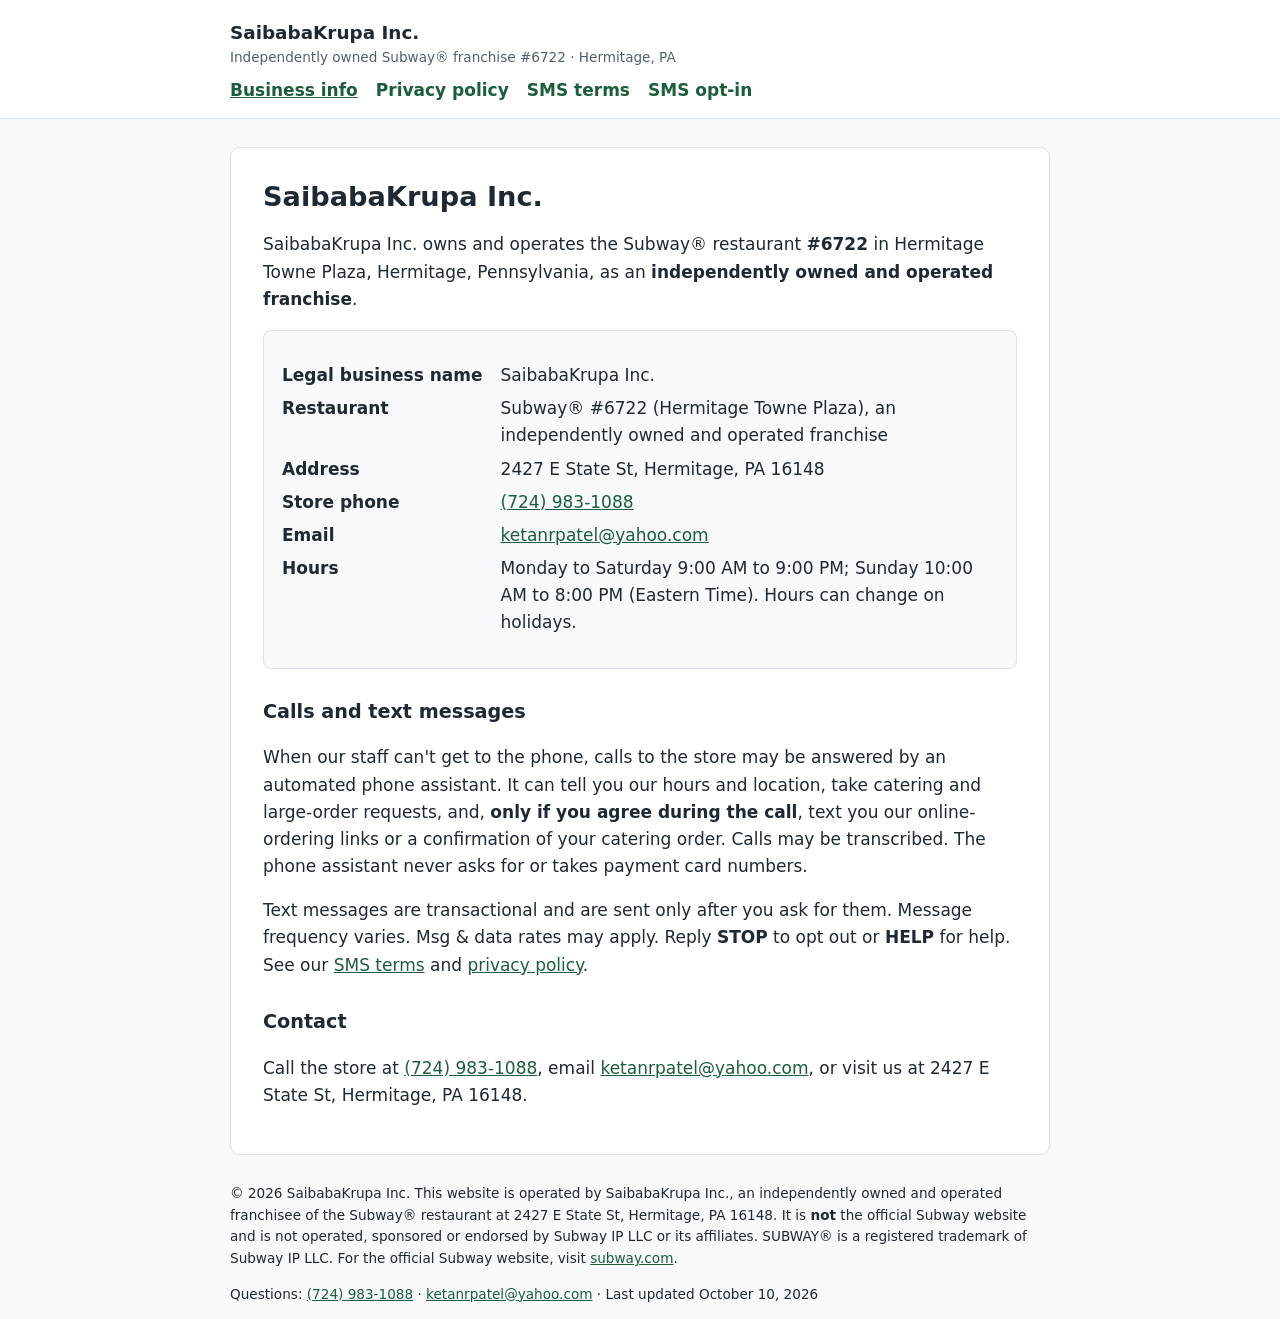
<file: index.html>
<!doctype html>
<html lang="en">
<head>
<meta charset="utf-8">
<meta name="viewport" content="width=device-width, initial-scale=1">
<title>SaibabaKrupa Inc. | Subway #6722, Hermitage, PA</title>
<meta name="description" content="SaibabaKrupa Inc., independently owned and operated Subway franchise #6722, 2427 E State St, Hermitage, PA 16148.">
<link rel="stylesheet" href="style.css">
</head>
<body>
<header><div class="wrap">
  <a class="site-name" href="index.html">SaibabaKrupa Inc.<small>Independently owned Subway&reg; franchise #6722 &middot; Hermitage, PA</small></a>
  <nav aria-label="Site">
    <a href="index.html" aria-current="page">Business info</a><a href="privacy.html">Privacy policy</a><a href="sms-terms.html">SMS terms</a><a href="sms-opt-in.html">SMS opt-in</a>
  </nav>
</div></header>
<div class="wrap"><main>
<h1>SaibabaKrupa Inc.</h1>
<p>SaibabaKrupa Inc. owns and operates the Subway&reg; restaurant <strong>#6722</strong> in Hermitage Towne Plaza, Hermitage, Pennsylvania, as an <strong>independently owned and operated franchise</strong>.</p>

<div class="card">
<dl>
  <dt>Legal business name</dt><dd>SaibabaKrupa Inc.</dd>
  <dt>Restaurant</dt><dd>Subway&reg; #6722 (Hermitage Towne Plaza), an independently owned and operated franchise</dd>
  <dt>Address</dt><dd>2427 E State St, Hermitage, PA 16148</dd>
  <dt>Store phone</dt><dd><a href="tel:+17249831088">(724) 983-1088</a></dd>
  <dt>Email</dt><dd><a href="mailto:ketanrpatel@yahoo.com">ketanrpatel@yahoo.com</a></dd>
  <dt>Hours</dt><dd>Monday to Saturday 9:00 AM to 9:00 PM; Sunday 10:00 AM to 8:00 PM (Eastern Time). Hours can change on holidays.</dd>
</dl>
</div>

<h2>Calls and text messages</h2>
<p>When our staff can't get to the phone, calls to the store may be answered by an automated phone assistant. It can tell you our hours and location, take catering and large-order requests, and, <strong>only if you agree during the call</strong>, text you our online-ordering links or a confirmation of your catering order. Calls may be transcribed. The phone assistant never asks for or takes payment card numbers.</p>
<p>Text messages are transactional and are sent only after you ask for them. Message frequency varies. Msg &amp; data rates may apply. Reply <strong>STOP</strong> to opt out or <strong>HELP</strong> for help. See our <a href="sms-terms.html">SMS terms</a> and <a href="privacy.html">privacy policy</a>.</p>

<h2>Contact</h2>
<p>Call the store at <a href="tel:+17249831088">(724) 983-1088</a>, email <a href="mailto:ketanrpatel@yahoo.com">ketanrpatel@yahoo.com</a>, or visit us at 2427 E State St, Hermitage, PA 16148.</p>
</main></div>
<footer class="wrap">
  <p>&copy; 2026 SaibabaKrupa Inc. This website is operated by SaibabaKrupa Inc., an independently owned and operated franchisee of the Subway&reg; restaurant at 2427 E State St, Hermitage, PA 16148. It is <strong>not</strong> the official Subway website and is not operated, sponsored or endorsed by Subway IP LLC or its affiliates. SUBWAY&reg; is a registered trademark of Subway IP LLC. For the official Subway website, visit <a href="https://www.subway.com/">subway.com</a>.</p>
  <p>Questions: <a href="tel:+17249831088">(724) 983-1088</a> &middot; <a href="mailto:ketanrpatel@yahoo.com">ketanrpatel@yahoo.com</a> &middot; Last updated October 10, 2026</p>
</footer>
</body>
</html>
</file>
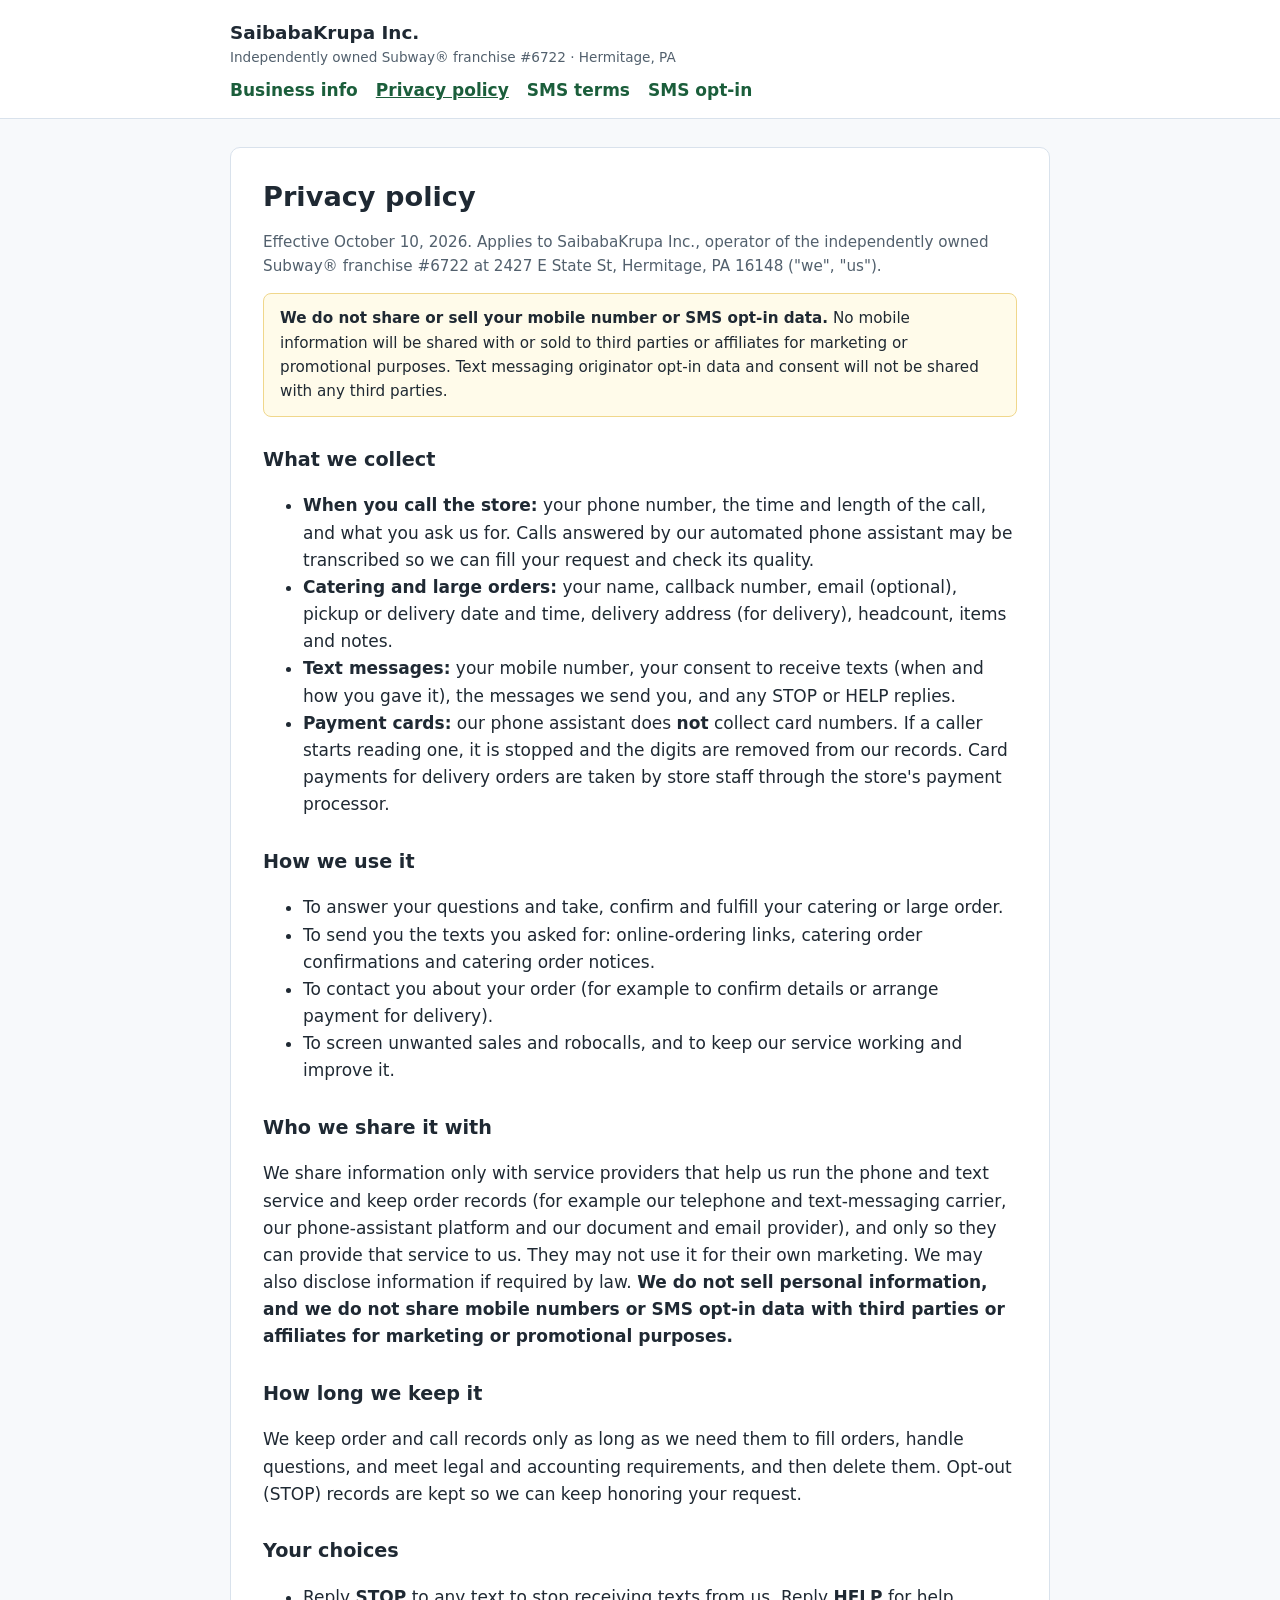
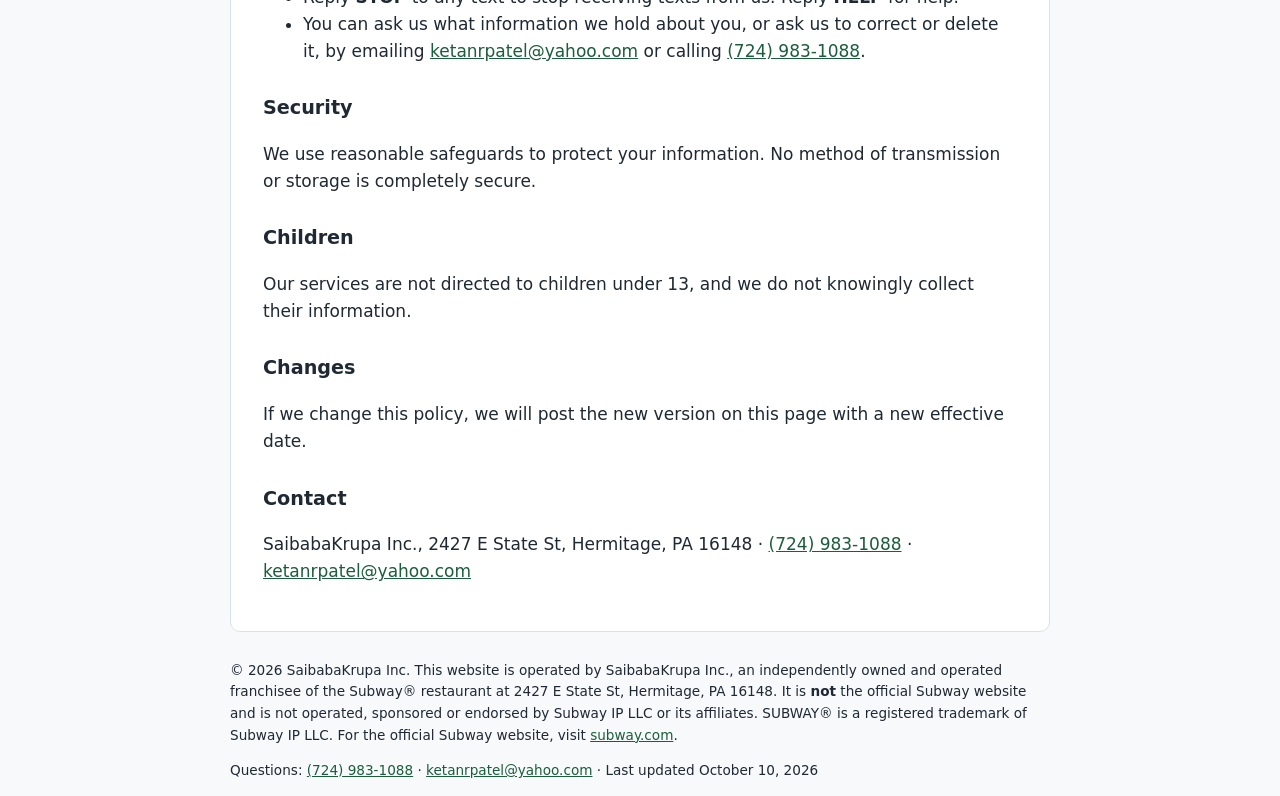
<file: privacy.html>
<!doctype html>
<html lang="en">
<head>
<meta charset="utf-8">
<meta name="viewport" content="width=device-width, initial-scale=1">
<title>Privacy policy | SaibabaKrupa Inc. (Subway #6722, Hermitage, PA)</title>
<meta name="description" content="SaibabaKrupa Inc., independently owned and operated Subway franchise #6722, 2427 E State St, Hermitage, PA 16148.">
<link rel="stylesheet" href="style.css">
</head>
<body>
<header><div class="wrap">
  <a class="site-name" href="index.html">SaibabaKrupa Inc.<small>Independently owned Subway&reg; franchise #6722 &middot; Hermitage, PA</small></a>
  <nav aria-label="Site">
    <a href="index.html">Business info</a><a href="privacy.html" aria-current="page">Privacy policy</a><a href="sms-terms.html">SMS terms</a><a href="sms-opt-in.html">SMS opt-in</a>
  </nav>
</div></header>
<div class="wrap"><main>
<h1>Privacy policy</h1>
<p class="muted">Effective October 10, 2026. Applies to SaibabaKrupa Inc., operator of the independently owned Subway&reg; franchise #6722 at 2427 E State St, Hermitage, PA 16148 ("we", "us").</p>

<div class="notice"><strong>We do not share or sell your mobile number or SMS opt-in data.</strong> No mobile information will be shared with or sold to third parties or affiliates for marketing or promotional purposes. Text messaging originator opt-in data and consent will not be shared with any third parties.</div>

<h2>What we collect</h2>
<ul>
  <li><strong>When you call the store:</strong> your phone number, the time and length of the call, and what you ask us for. Calls answered by our automated phone assistant may be transcribed so we can fill your request and check its quality.</li>
  <li><strong>Catering and large orders:</strong> your name, callback number, email (optional), pickup or delivery date and time, delivery address (for delivery), headcount, items and notes.</li>
  <li><strong>Text messages:</strong> your mobile number, your consent to receive texts (when and how you gave it), the messages we send you, and any STOP or HELP replies.</li>
  <li><strong>Payment cards:</strong> our phone assistant does <strong>not</strong> collect card numbers. If a caller starts reading one, it is stopped and the digits are removed from our records. Card payments for delivery orders are taken by store staff through the store's payment processor.</li>
</ul>

<h2>How we use it</h2>
<ul>
  <li>To answer your questions and take, confirm and fulfill your catering or large order.</li>
  <li>To send you the texts you asked for: online-ordering links, catering order confirmations and catering order notices.</li>
  <li>To contact you about your order (for example to confirm details or arrange payment for delivery).</li>
  <li>To screen unwanted sales and robocalls, and to keep our service working and improve it.</li>
</ul>

<h2>Who we share it with</h2>
<p>We share information only with service providers that help us run the phone and text service and keep order records (for example our telephone and text-messaging carrier, our phone-assistant platform and our document and email provider), and only so they can provide that service to us. They may not use it for their own marketing. We may also disclose information if required by law. <strong>We do not sell personal information, and we do not share mobile numbers or SMS opt-in data with third parties or affiliates for marketing or promotional purposes.</strong></p>

<h2>How long we keep it</h2>
<p>We keep order and call records only as long as we need them to fill orders, handle questions, and meet legal and accounting requirements, and then delete them. Opt-out (STOP) records are kept so we can keep honoring your request.</p>

<h2>Your choices</h2>
<ul>
  <li>Reply <strong>STOP</strong> to any text to stop receiving texts from us. Reply <strong>HELP</strong> for help.</li>
  <li>You can ask us what information we hold about you, or ask us to correct or delete it, by emailing <a href="mailto:ketanrpatel@yahoo.com">ketanrpatel@yahoo.com</a> or calling <a href="tel:+17249831088">(724) 983-1088</a>.</li>
</ul>

<h2>Security</h2>
<p>We use reasonable safeguards to protect your information. No method of transmission or storage is completely secure.</p>

<h2>Children</h2>
<p>Our services are not directed to children under 13, and we do not knowingly collect their information.</p>

<h2>Changes</h2>
<p>If we change this policy, we will post the new version on this page with a new effective date.</p>

<h2>Contact</h2>
<p>SaibabaKrupa Inc., 2427 E State St, Hermitage, PA 16148 &middot; <a href="tel:+17249831088">(724) 983-1088</a> &middot; <a href="mailto:ketanrpatel@yahoo.com">ketanrpatel@yahoo.com</a></p>
</main></div>
<footer class="wrap">
  <p>&copy; 2026 SaibabaKrupa Inc. This website is operated by SaibabaKrupa Inc., an independently owned and operated franchisee of the Subway&reg; restaurant at 2427 E State St, Hermitage, PA 16148. It is <strong>not</strong> the official Subway website and is not operated, sponsored or endorsed by Subway IP LLC or its affiliates. SUBWAY&reg; is a registered trademark of Subway IP LLC. For the official Subway website, visit <a href="https://www.subway.com/">subway.com</a>.</p>
  <p>Questions: <a href="tel:+17249831088">(724) 983-1088</a> &middot; <a href="mailto:ketanrpatel@yahoo.com">ketanrpatel@yahoo.com</a> &middot; Last updated October 10, 2026</p>
</footer>
</body>
</html>
</file>
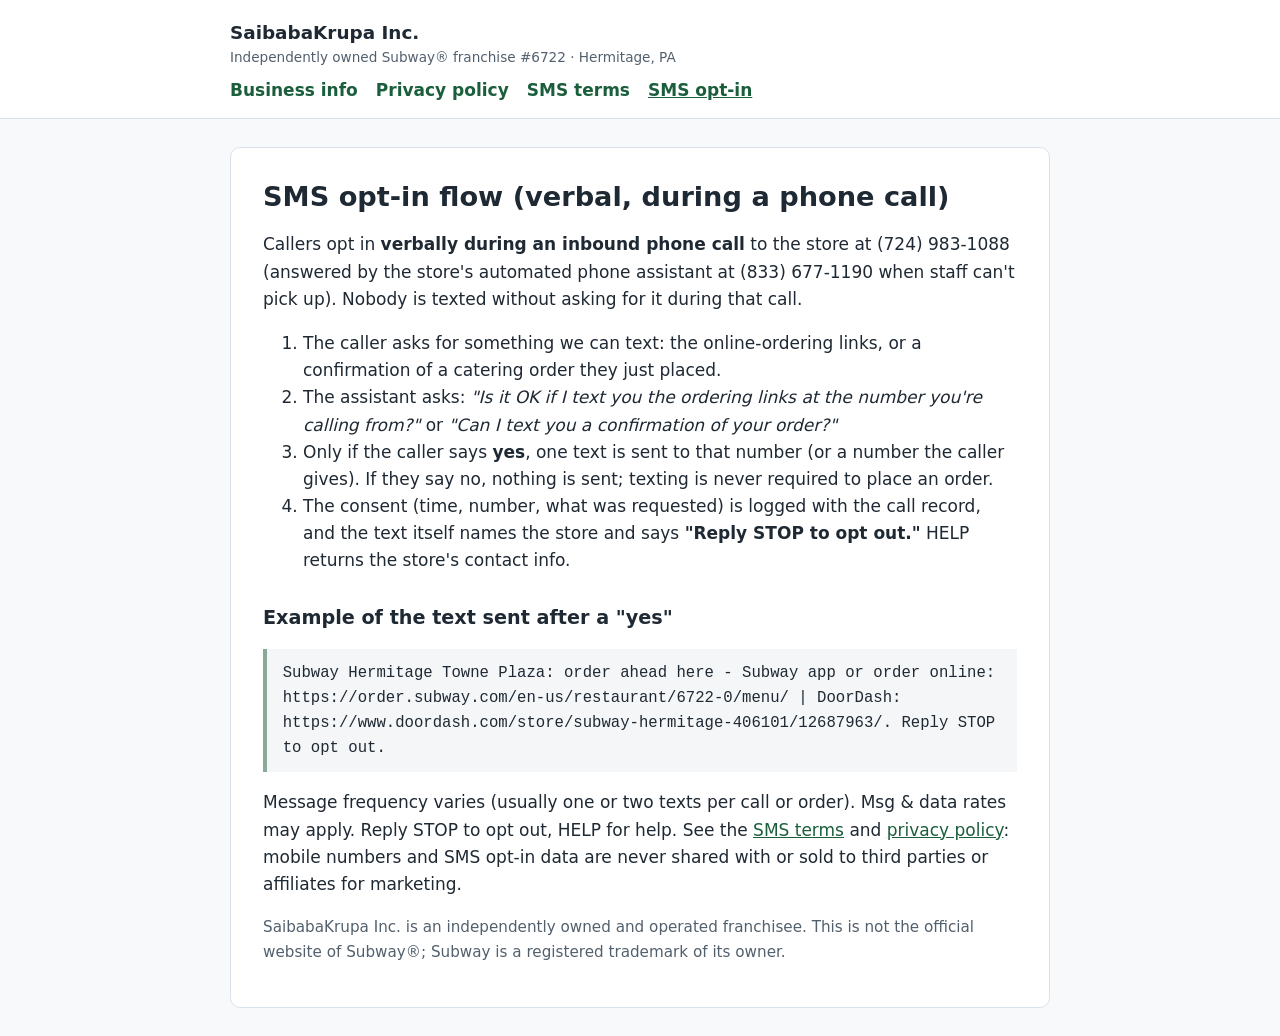
<file: sms-opt-in.html>
<!doctype html>
<html lang="en">
<head>
<meta charset="utf-8">
<meta name="viewport" content="width=device-width, initial-scale=1">
<title>SMS opt-in flow | SaibabaKrupa Inc. (Subway #6722, Hermitage, PA)</title>
<meta name="description" content="How callers opt in to order texts from SaibabaKrupa Inc., independently owned and operated Subway franchise #6722, Hermitage, PA.">
<link rel="stylesheet" href="style.css">
</head>
<body>
<header><div class="wrap">
  <a class="site-name" href="index.html">SaibabaKrupa Inc.<small>Independently owned Subway&reg; franchise #6722 &middot; Hermitage, PA</small></a>
  <nav aria-label="Site">
    <a href="index.html">Business info</a><a href="privacy.html">Privacy policy</a><a href="sms-terms.html">SMS terms</a><a href="sms-opt-in.html" aria-current="page">SMS opt-in</a>
  </nav>
</div></header>
<div class="wrap"><main>
<h1>SMS opt-in flow (verbal, during a phone call)</h1>
<p>Callers opt in <strong>verbally during an inbound phone call</strong> to the store at (724) 983-1088 (answered by the store's automated phone assistant at (833) 677-1190 when staff can't pick up). Nobody is texted without asking for it during that call.</p>
<ol>
  <li>The caller asks for something we can text: the online-ordering links, or a confirmation of a catering order they just placed.</li>
  <li>The assistant asks: <em>"Is it OK if I text you the ordering links at the number you're calling from?"</em> or <em>"Can I text you a confirmation of your order?"</em></li>
  <li>Only if the caller says <strong>yes</strong>, one text is sent to that number (or a number the caller gives). If they say no, nothing is sent; texting is never required to place an order.</li>
  <li>The consent (time, number, what was requested) is logged with the call record, and the text itself names the store and says <strong>"Reply STOP to opt out."</strong> HELP returns the store's contact info.</li>
</ol>
<h2>Example of the text sent after a "yes"</h2>
<p class="sample">Subway Hermitage Towne Plaza: order ahead here - Subway app or order online: https://order.subway.com/en-us/restaurant/6722-0/menu/ | DoorDash: https://www.doordash.com/store/subway-hermitage-406101/12687963/. Reply STOP to opt out.</p>
<p>Message frequency varies (usually one or two texts per call or order). Msg &amp; data rates may apply. Reply STOP to opt out, HELP for help. See the <a href="sms-terms.html">SMS terms</a> and <a href="privacy.html">privacy policy</a>: mobile numbers and SMS opt-in data are never shared with or sold to third parties or affiliates for marketing.</p>
<p class="muted">SaibabaKrupa Inc. is an independently owned and operated franchisee. This is not the official website of Subway&reg;; Subway is a registered trademark of its owner.</p>
</main></div>
</body>
</html>
</file>
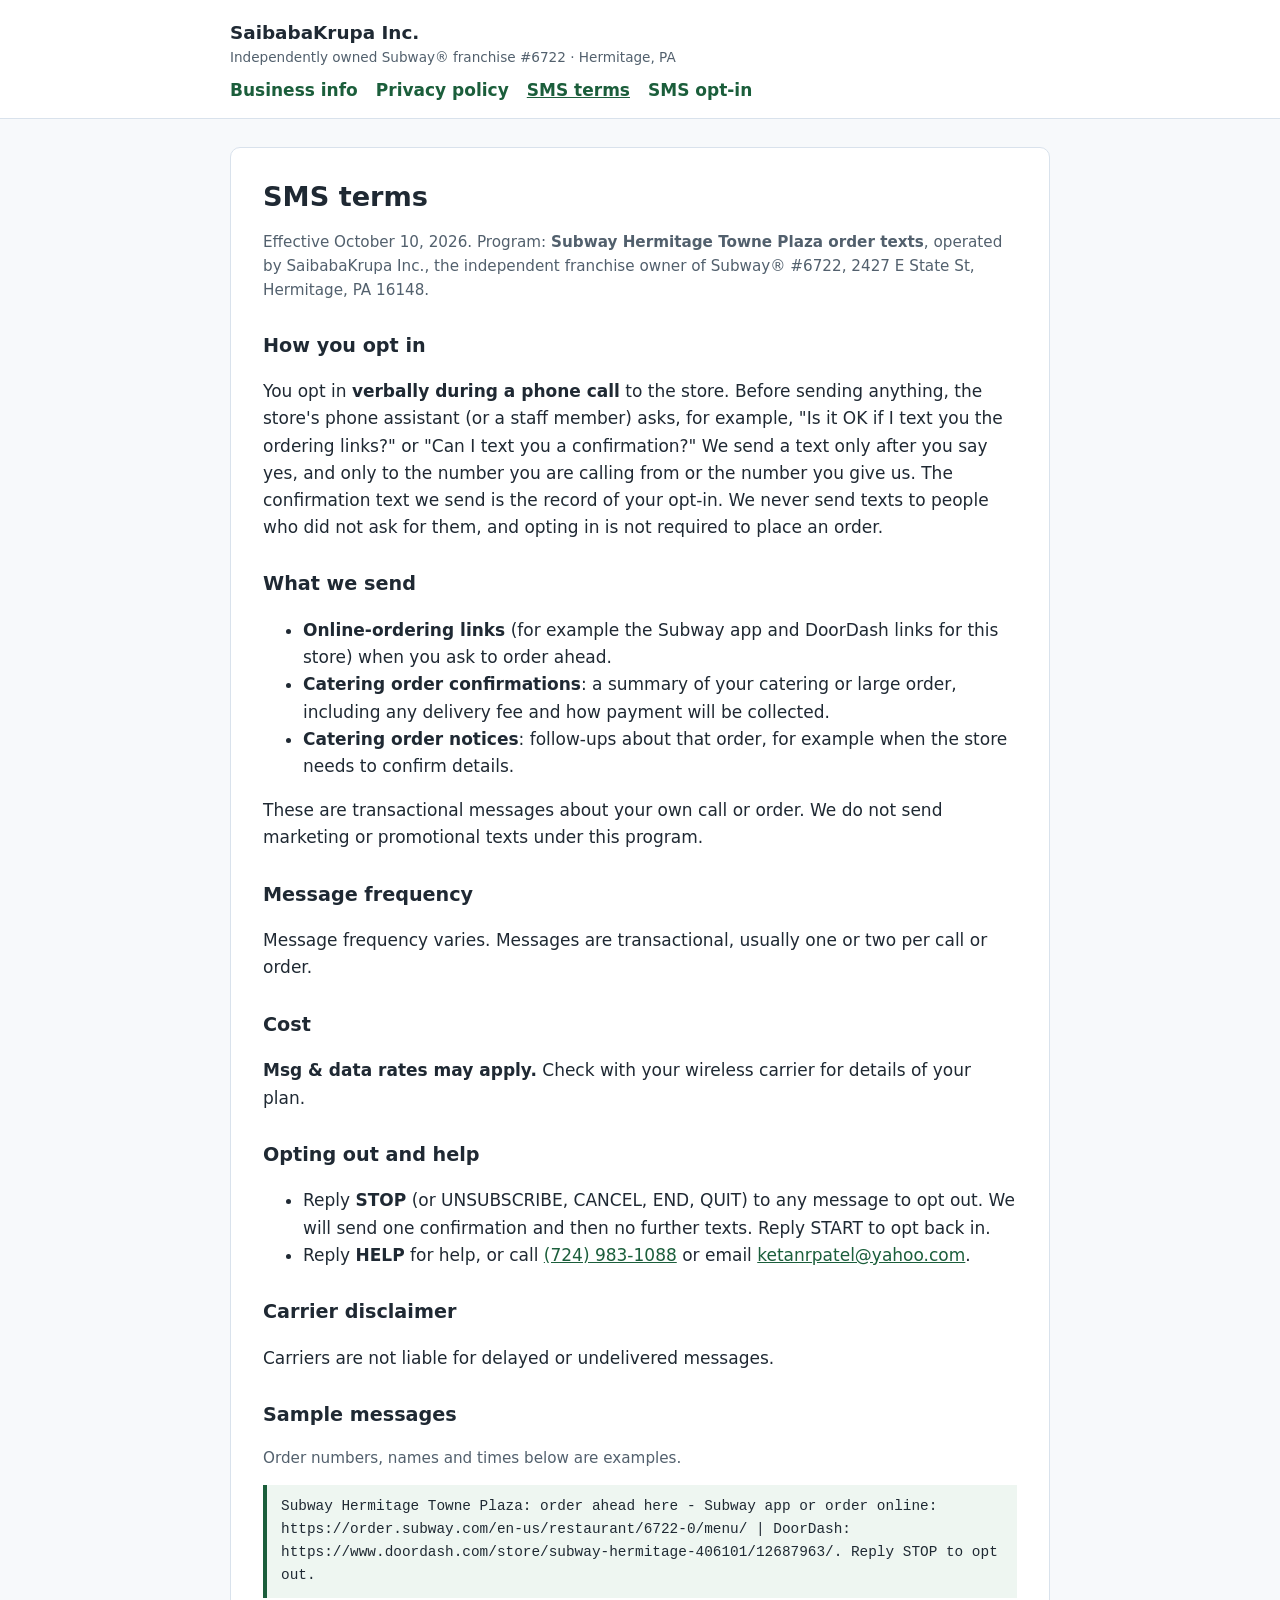
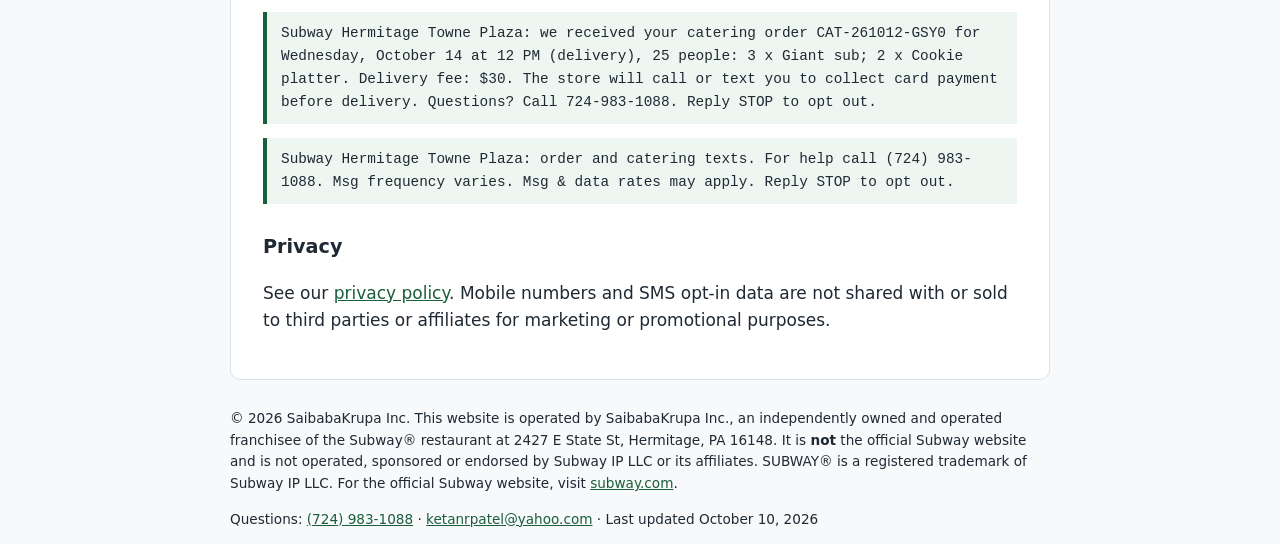
<file: sms-terms.html>
<!doctype html>
<html lang="en">
<head>
<meta charset="utf-8">
<meta name="viewport" content="width=device-width, initial-scale=1">
<title>SMS terms | SaibabaKrupa Inc. (Subway #6722, Hermitage, PA)</title>
<meta name="description" content="SaibabaKrupa Inc., independently owned and operated Subway franchise #6722, 2427 E State St, Hermitage, PA 16148.">
<link rel="stylesheet" href="style.css">
</head>
<body>
<header><div class="wrap">
  <a class="site-name" href="index.html">SaibabaKrupa Inc.<small>Independently owned Subway&reg; franchise #6722 &middot; Hermitage, PA</small></a>
  <nav aria-label="Site">
    <a href="index.html">Business info</a><a href="privacy.html">Privacy policy</a><a href="sms-terms.html" aria-current="page">SMS terms</a><a href="sms-opt-in.html">SMS opt-in</a>
  </nav>
</div></header>
<div class="wrap"><main>
<h1>SMS terms</h1>
<p class="muted">Effective October 10, 2026. Program: <strong>Subway Hermitage Towne Plaza order texts</strong>, operated by SaibabaKrupa Inc., the independent franchise owner of Subway&reg; #6722, 2427 E State St, Hermitage, PA 16148.</p>

<h2>How you opt in</h2>
<p>You opt in <strong>verbally during a phone call</strong> to the store. Before sending anything, the store's phone assistant (or a staff member) asks, for example, "Is it OK if I text you the ordering links?" or "Can I text you a confirmation?" We send a text only after you say yes, and only to the number you are calling from or the number you give us. The confirmation text we send is the record of your opt-in. We never send texts to people who did not ask for them, and opting in is not required to place an order.</p>

<h2>What we send</h2>
<ul>
  <li><strong>Online-ordering links</strong> (for example the Subway app and DoorDash links for this store) when you ask to order ahead.</li>
  <li><strong>Catering order confirmations</strong>: a summary of your catering or large order, including any delivery fee and how payment will be collected.</li>
  <li><strong>Catering order notices</strong>: follow-ups about that order, for example when the store needs to confirm details.</li>
</ul>
<p>These are transactional messages about your own call or order. We do not send marketing or promotional texts under this program.</p>

<h2>Message frequency</h2>
<p>Message frequency varies. Messages are transactional, usually one or two per call or order.</p>

<h2>Cost</h2>
<p><strong>Msg &amp; data rates may apply.</strong> Check with your wireless carrier for details of your plan.</p>

<h2>Opting out and help</h2>
<ul>
  <li>Reply <strong>STOP</strong> (or UNSUBSCRIBE, CANCEL, END, QUIT) to any message to opt out. We will send one confirmation and then no further texts. Reply START to opt back in.</li>
  <li>Reply <strong>HELP</strong> for help, or call <a href="tel:+17249831088">(724) 983-1088</a> or email <a href="mailto:ketanrpatel@yahoo.com">ketanrpatel@yahoo.com</a>.</li>
</ul>

<h2>Carrier disclaimer</h2>
<p>Carriers are not liable for delayed or undelivered messages.</p>

<h2>Sample messages</h2>
<p class="muted">Order numbers, names and times below are examples.</p>
<div class="sms">Subway Hermitage Towne Plaza: order ahead here - Subway app or order online: https://order.subway.com/en-us/restaurant/6722-0/menu/ | DoorDash: https://www.doordash.com/store/subway-hermitage-406101/12687963/. Reply STOP to opt out.</div>
<div class="sms">Subway Hermitage Towne Plaza: we received your catering order CAT-261012-GSY0 for Wednesday, October 14 at 12 PM (delivery), 25 people: 3 x Giant sub; 2 x Cookie platter. Delivery fee: $30. The store will call or text you to collect card payment before delivery. Questions? Call 724-983-1088. Reply STOP to opt out.</div>
<div class="sms">Subway Hermitage Towne Plaza: order and catering texts. For help call (724) 983-1088. Msg frequency varies. Msg &amp; data rates may apply. Reply STOP to opt out.</div>

<h2>Privacy</h2>
<p>See our <a href="privacy.html">privacy policy</a>. Mobile numbers and SMS opt-in data are not shared with or sold to third parties or affiliates for marketing or promotional purposes.</p>
</main></div>
<footer class="wrap">
  <p>&copy; 2026 SaibabaKrupa Inc. This website is operated by SaibabaKrupa Inc., an independently owned and operated franchisee of the Subway&reg; restaurant at 2427 E State St, Hermitage, PA 16148. It is <strong>not</strong> the official Subway website and is not operated, sponsored or endorsed by Subway IP LLC or its affiliates. SUBWAY&reg; is a registered trademark of Subway IP LLC. For the official Subway website, visit <a href="https://www.subway.com/">subway.com</a>.</p>
  <p>Questions: <a href="tel:+17249831088">(724) 983-1088</a> &middot; <a href="mailto:ketanrpatel@yahoo.com">ketanrpatel@yahoo.com</a> &middot; Last updated October 10, 2026</p>
</footer>
</body>
</html>
</file>
<file: style.css>
:root { --ink: #1f2933; --muted: #52606d; --line: #d9e2ec; --bg: #f7f9fb; --accent: #1b5e3b; }
* { box-sizing: border-box; }
body { margin: 0; font: 17px/1.6 system-ui, -apple-system, "Segoe UI", Roboto, Arial, sans-serif; color: var(--ink); background: var(--bg); }
header { background: #fff; border-bottom: 1px solid var(--line); }
.wrap { max-width: 860px; margin: 0 auto; padding: 0 20px; }
header .wrap { display: flex; flex-wrap: wrap; align-items: baseline; justify-content: space-between; gap: 8px 24px; padding-top: 18px; padding-bottom: 14px; }
.site-name { font-weight: 700; font-size: 1.15rem; color: var(--ink); text-decoration: none; }
.site-name small { display: block; font-weight: 400; font-size: .85rem; color: var(--muted); }
nav a { color: var(--accent); text-decoration: none; margin-right: 18px; font-weight: 600; }
nav a:last-child { margin-right: 0; }
nav a[aria-current="page"] { text-decoration: underline; }
main { background: #fff; border: 1px solid var(--line); border-radius: 10px; margin: 28px auto; padding: 8px 32px 28px; }
h1 { font-size: 1.7rem; line-height: 1.25; margin: 24px 0 8px; }
h2 { font-size: 1.2rem; margin: 28px 0 6px; }
p, li { color: var(--ink); }
.muted { color: var(--muted); font-size: .95rem; }
.card { border: 1px solid var(--line); border-radius: 8px; padding: 14px 18px; background: var(--bg); }
.sms { font-family: ui-monospace, Consolas, monospace; font-size: .9rem; background: #eef6f1; border-left: 4px solid var(--accent); padding: 10px 14px; margin: 8px 0 14px; white-space: pre-wrap; word-break: break-word; }
.notice { border: 1px solid #f0d78c; background: #fffbea; border-radius: 8px; padding: 12px 16px; font-size: .95rem; }
dl { display: grid; grid-template-columns: max-content 1fr; gap: 6px 18px; }
dt { font-weight: 600; } dd { margin: 0; }
footer { color: var(--muted); font-size: .85rem; padding: 0 20px 36px; }
a { color: var(--accent); }
@media (max-width: 600px) { main { padding: 4px 18px 20px; } dl { grid-template-columns: 1fr; } dt { margin-top: 8px; } }
.sample{background:#f4f6f8;border-left:4px solid #8a9;padding:.75em 1em;font-family:ui-monospace,Consolas,monospace;font-size:.92em;word-break:break-word}
</file>
